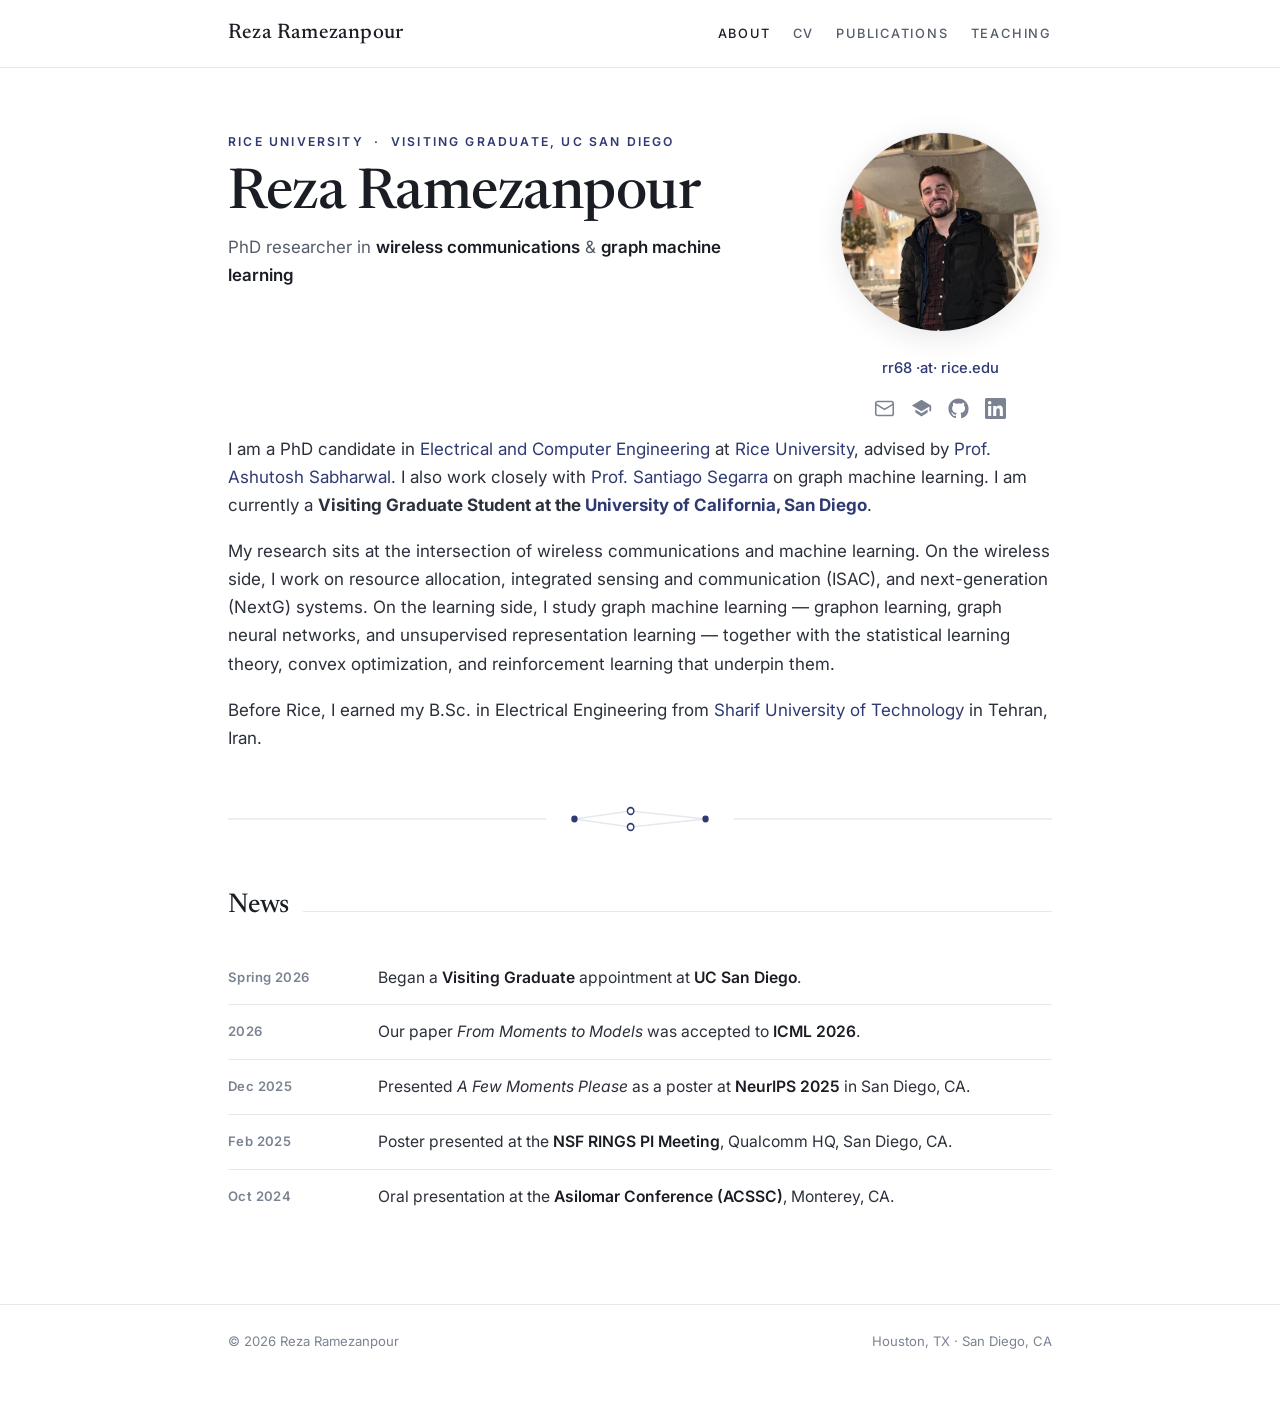
<file: index.html>
<!DOCTYPE html>
<html lang="en">
<head>
  <meta charset="UTF-8" />
  <meta name="viewport" content="width=device-width, initial-scale=1" />
  <title>Reza Ramezanpour</title>
  <meta name="description" content="Reza Ramezanpour — PhD researcher in wireless communications and graph machine learning at Rice University." />
  <meta name="author" content="Reza Ramezanpour" />
  <link rel="preconnect" href="https://fonts.googleapis.com" />
  <link rel="preconnect" href="https://fonts.gstatic.com" crossorigin />
  <link href="https://fonts.googleapis.com/css2?family=Newsreader:ital,opsz,wght@0,6..72,400;0,6..72,500;0,6..72,600;1,6..72,400&family=Inter:wght@400;500;600&display=swap" rel="stylesheet" />
  <link rel="stylesheet" href="css/style.css" />
</head>
<body>

  <!-- ===== Navigation ===== -->
  <nav class="nav">
    <div class="nav-inner">
      <a class="nav-name" href="index.html">Reza Ramezanpour</a>
      <div class="nav-links">
        <a href="index.html" class="active">About</a>
        <a href="assets/pdf/cv.pdf" target="_blank" rel="noopener">CV</a>
        <a href="publications.html">Publications</a>
        <a href="teaching.html">Teaching</a>
      </div>
    </div>
  </nav>

  <main class="wrap">

    <!-- ===== Hero ===== -->
    <header class="hero">
      <div class="hero-text">
        <p class="eyebrow">Rice University &nbsp;·&nbsp; Visiting Graduate, UC San Diego</p>
        <h1 class="name">Reza Ramezanpour</h1>
        <p class="role">PhD researcher in <strong>wireless communications</strong> &amp; <strong>graph machine learning</strong></p>
      </div>

      <aside class="hero-aside">
        <img class="portrait" src="assets/img/myphoto.jpg" alt="Reza Ramezanpour" />
        <p class="contact-line"><a href="mailto:rr68@rice.edu">rr68 <span aria-hidden="true">·at·</span> rice.edu</a></p>
        <div class="socials">
          <a href="mailto:rr68@rice.edu" title="Email" aria-label="Email">
            <svg viewBox="0 0 24 24" fill="none" stroke="currentColor" stroke-width="1.8" stroke-linecap="round" stroke-linejoin="round"><rect x="2" y="4" width="20" height="16" rx="2"/><path d="m22 7-10 6L2 7"/></svg>
          </a>
          <a href="https://scholar.google.com/citations?user=Gi1SCaUAAAAJ" target="_blank" rel="noopener" title="Google Scholar" aria-label="Google Scholar">
            <svg viewBox="0 0 24 24" fill="currentColor"><path d="M12 2 1 8.5 12 15l9-5.32V15h2V8.5L12 2zM5 13.18v3.5L12 21l7-4.32v-3.5L12 17.5 5 13.18z"/></svg>
          </a>
          <a href="https://github.com/rezaneo7" target="_blank" rel="noopener" title="GitHub" aria-label="GitHub">
            <svg viewBox="0 0 24 24" fill="currentColor"><path d="M12 .5C5.73.5.5 5.74.5 12.02c0 5.1 3.29 9.41 7.86 10.94.58.1.79-.25.79-.56v-2c-3.2.7-3.88-1.37-3.88-1.37-.53-1.34-1.3-1.7-1.3-1.7-1.06-.72.08-.71.08-.71 1.17.08 1.78 1.2 1.78 1.2 1.04 1.78 2.74 1.27 3.41.97.1-.76.41-1.27.74-1.56-2.56-.29-5.25-1.28-5.25-5.69 0-1.26.45-2.29 1.19-3.1-.12-.29-.52-1.46.11-3.05 0 0 .97-.31 3.18 1.18a11.1 11.1 0 0 1 2.9-.39c.98 0 1.97.13 2.9.39 2.2-1.49 3.17-1.18 3.17-1.18.63 1.59.24 2.76.12 3.05.74.81 1.18 1.84 1.18 3.1 0 4.42-2.69 5.39-5.26 5.68.42.36.8 1.08.8 2.18v3.23c0 .31.21.67.8.56A11.53 11.53 0 0 0 23.5 12.02C23.5 5.74 18.27.5 12 .5z"/></svg>
          </a>
          <a href="https://www.linkedin.com/in/rezaram/" target="_blank" rel="noopener" title="LinkedIn" aria-label="LinkedIn">
            <svg viewBox="0 0 24 24" fill="currentColor"><path d="M20.45 20.45h-3.56v-5.57c0-1.33-.02-3.04-1.85-3.04-1.85 0-2.14 1.45-2.14 2.94v5.67H9.34V9h3.42v1.56h.05c.48-.9 1.64-1.85 3.37-1.85 3.6 0 4.27 2.37 4.27 5.46v6.28zM5.34 7.43a2.07 2.07 0 1 1 0-4.14 2.07 2.07 0 0 1 0 4.14zM7.12 20.45H3.55V9h3.57v11.45zM22.22 0H1.77C.79 0 0 .77 0 1.72v20.55C0 23.23.79 24 1.77 24h20.45c.98 0 1.78-.77 1.78-1.73V1.72C24 .77 23.2 0 22.22 0z"/></svg>
          </a>
        </div>
      </aside>
    </header>

    <!-- ===== Bio ===== -->
    <section class="prose">
      <p>I am a PhD candidate in <a href="https://eceweb.rice.edu/" target="_blank" rel="noopener">Electrical and Computer Engineering</a> at <a href="https://www.rice.edu/" target="_blank" rel="noopener">Rice University</a>, advised by <a href="https://profiles.rice.edu/faculty/ashutosh-sabharwal" target="_blank" rel="noopener">Prof. Ashutosh Sabharwal</a>. I also work closely with <a href="https://segarra.rice.edu/" target="_blank" rel="noopener">Prof. Santiago Segarra</a> on graph machine learning. I am currently a <strong>Visiting Graduate Student at the <a href="https://ucsd.edu/" target="_blank" rel="noopener">University of California, San Diego</a></strong>.</p>

      <p>My research sits at the intersection of wireless communications and machine learning. On the wireless side, I work on resource allocation, integrated sensing and communication (ISAC), and next-generation (NextG) systems. On the learning side, I study graph machine learning — graphon learning, graph neural networks, and unsupervised representation learning — together with the statistical learning theory, convex optimization, and reinforcement learning that underpin them.</p>

      <p>Before Rice, I earned my B.Sc. in Electrical Engineering from <a href="https://en.sharif.edu/" target="_blank" rel="noopener">Sharif University of Technology</a> in Tehran, Iran.</p>
    </section>

    <!-- ===== Signature: graph-motif divider ===== -->
    <div class="divider" aria-hidden="true">
      <svg viewBox="0 0 880 26" preserveAspectRatio="none">
        <line class="edge" x1="0" y1="13" x2="340" y2="13"/>
        <line class="edge" x1="370" y1="13" x2="430" y2="5"/>
        <line class="edge" x1="370" y1="13" x2="430" y2="21"/>
        <line class="edge" x1="430" y1="5"  x2="510" y2="13"/>
        <line class="edge" x1="430" y1="21" x2="510" y2="13"/>
        <line class="edge" x1="540" y1="13" x2="880" y2="13"/>
        <circle class="node-fill" cx="370" cy="13" r="3.4"/>
        <circle class="node" cx="430" cy="5"  r="3.4"/>
        <circle class="node" cx="430" cy="21" r="3.4"/>
        <circle class="node-fill" cx="510" cy="13" r="3.4"/>
      </svg>
    </div>

    <!-- ===== News ===== -->
    <section class="section">
      <div class="section-head">
        <h2 class="section-title">News</h2>
        <span class="section-rule"></span>
      </div>
      <ul class="news">
        <li>
          <span class="date">Spring 2026</span>
          <span class="what">Began a <strong>Visiting Graduate</strong> appointment at <strong>UC San Diego</strong>.</span>
        </li>
        <li>
          <span class="date">2026</span>
          <span class="what">Our paper <em>From Moments to Models</em> was accepted to <strong>ICML 2026</strong>.</span>
        </li>
        <li>
          <span class="date">Dec 2025</span>
          <span class="what">Presented <em>A Few Moments Please</em> as a poster at <strong>NeurIPS 2025</strong> in San Diego, CA.</span>
        </li>
        <li>
          <span class="date">Feb 2025</span>
          <span class="what">Poster presented at the <strong>NSF RINGS PI Meeting</strong>, Qualcomm HQ, San Diego, CA.</span>
        </li>
        <li>
          <span class="date">Oct 2024</span>
          <span class="what">Oral presentation at the <strong>Asilomar Conference (ACSSC)</strong>, Monterey, CA.</span>
        </li>
      </ul>
    </section>

  </main>

  <!-- ===== Footer ===== -->
  <footer class="footer">
    <div class="wrap">
      <span>© <span id="yr"></span> Reza Ramezanpour</span>
      <span>Houston, TX · San Diego, CA</span>
    </div>
  </footer>

  <script>document.getElementById('yr').textContent = new Date().getFullYear();</script>
</body>
</html>
</file>
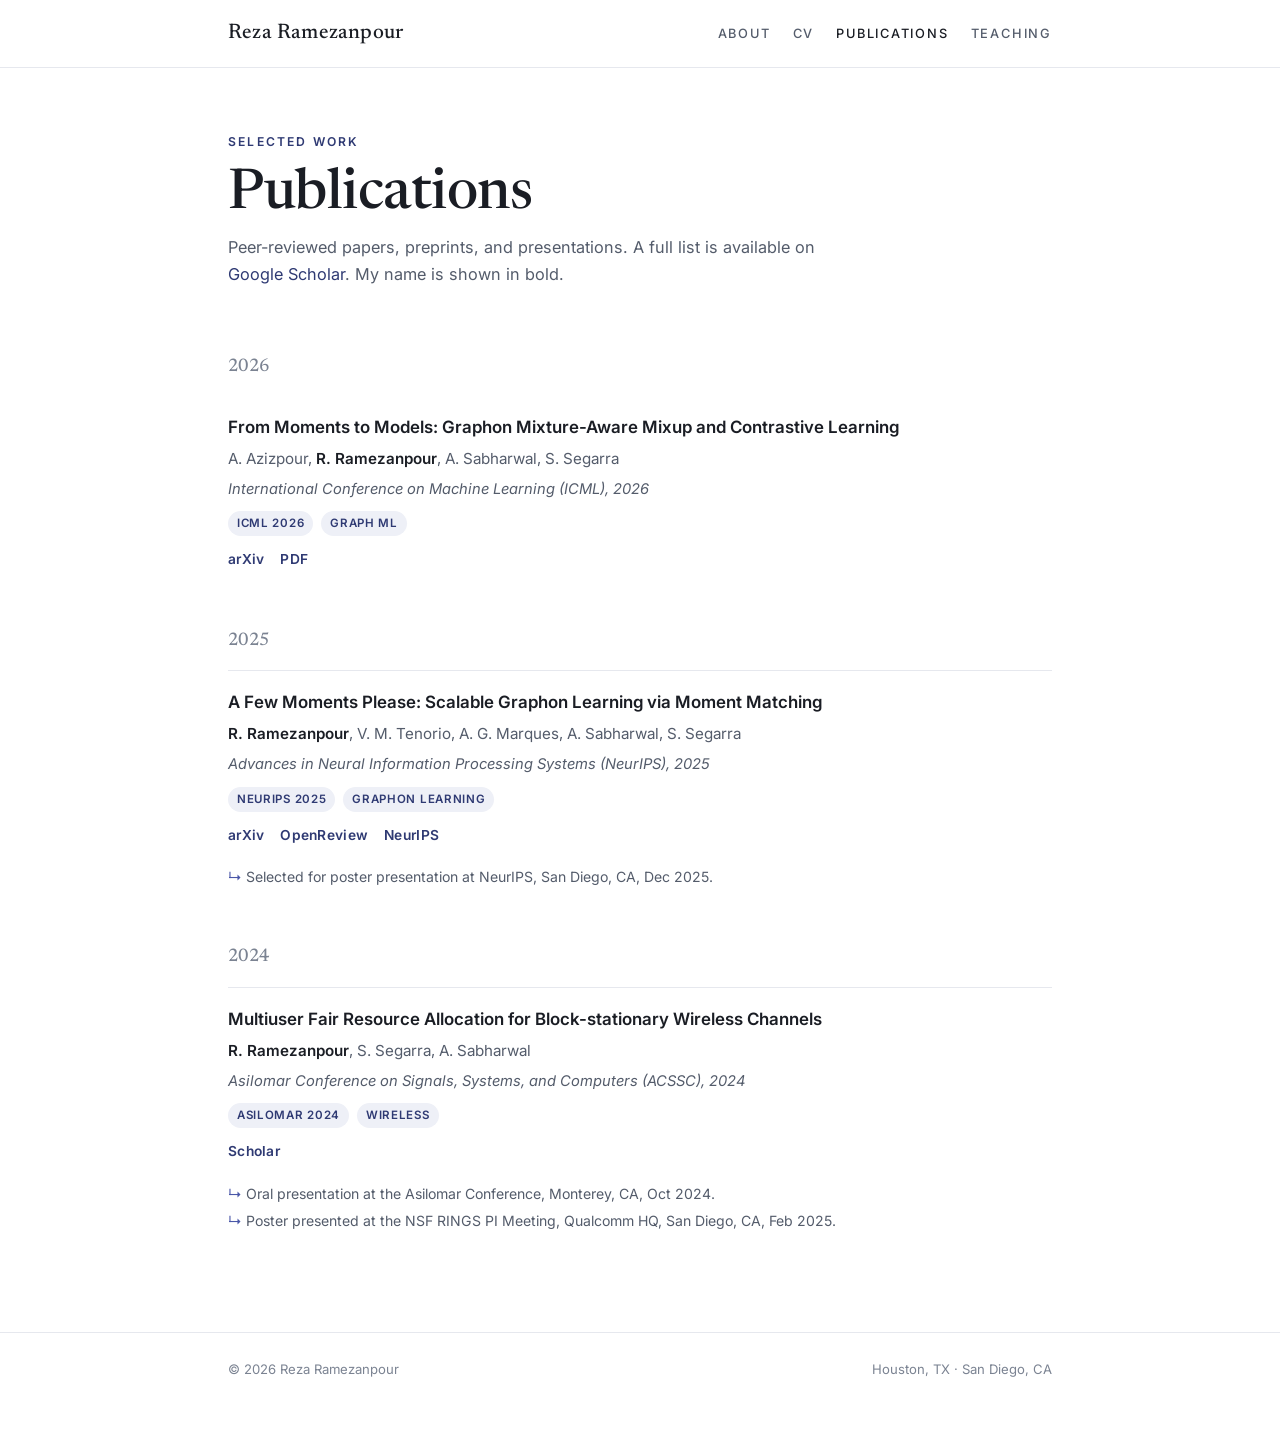
<file: publications.html>
<!DOCTYPE html>
<html lang="en">
<head>
  <meta charset="UTF-8" />
  <meta name="viewport" content="width=device-width, initial-scale=1" />
  <title>Publications · Reza Ramezanpour</title>
  <meta name="description" content="Publications and presentations by Reza Ramezanpour." />
  <link rel="preconnect" href="https://fonts.googleapis.com" />
  <link rel="preconnect" href="https://fonts.gstatic.com" crossorigin />
  <link href="https://fonts.googleapis.com/css2?family=Newsreader:ital,opsz,wght@0,6..72,400;0,6..72,500;0,6..72,600;1,6..72,400&family=Inter:wght@400;500;600&display=swap" rel="stylesheet" />
  <link rel="stylesheet" href="css/style.css" />
</head>
<body>

  <nav class="nav">
    <div class="nav-inner">
      <a class="nav-name" href="index.html">Reza Ramezanpour</a>
      <div class="nav-links">
        <a href="index.html">About</a>
        <a href="assets/pdf/cv.pdf" target="_blank" rel="noopener">CV</a>
        <a href="publications.html" class="active">Publications</a>
        <a href="teaching.html">Teaching</a>
      </div>
    </div>
  </nav>

  <main class="wrap">
    <header class="hero" style="padding-bottom:0;">
      <div class="hero-text">
        <p class="eyebrow">Selected work</p>
        <h1 class="name">Publications</h1>
        <p class="lead">Peer-reviewed papers, preprints, and presentations. A full list is available on
          <a href="https://scholar.google.com/citations?user=Gi1SCaUAAAAJ" target="_blank" rel="noopener">Google Scholar</a>.
          My name is shown in bold.</p>
      </div>
    </header>

    <section class="section" style="padding-top:0;">

      <p class="pub-year">2026</p>

      <article class="pub">
        <div class="pub-title">From Moments to Models: Graphon Mixture-Aware Mixup and Contrastive Learning</div>
        <div class="pub-authors">A. Azizpour, <span class="me">R. Ramezanpour</span>, A. Sabharwal, S. Segarra</div>
        <div class="pub-venue">International Conference on Machine Learning (ICML), 2026</div>
        <div class="tags"><span class="tag">ICML 2026</span><span class="tag">Graph ML</span></div>
        <div class="pub-links">
          <a href="https://arxiv.org/abs/2510.03690" target="_blank" rel="noopener">arXiv</a>
          <a href="https://arxiv.org/pdf/2510.03690" target="_blank" rel="noopener">PDF</a>
        </div>
      </article>

      <p class="pub-year">2025</p>

      <article class="pub">
        <div class="pub-title">A Few Moments Please: Scalable Graphon Learning via Moment Matching</div>
        <div class="pub-authors"><span class="me">R. Ramezanpour</span>, V. M. Tenorio, A. G. Marques, A. Sabharwal, S. Segarra</div>
        <div class="pub-venue">Advances in Neural Information Processing Systems (NeurIPS), 2025</div>
        <div class="tags"><span class="tag">NeurIPS 2025</span><span class="tag">Graphon Learning</span></div>
        <div class="pub-links">
          <a href="https://arxiv.org/abs/2506.04206" target="_blank" rel="noopener">arXiv</a>
          <a href="https://openreview.net/forum?id=STKDn1LBam" target="_blank" rel="noopener">OpenReview</a>
          <a href="https://neurips.cc/virtual/2025/poster/117937" target="_blank" rel="noopener">NeurIPS</a>
        </div>
        <ul class="pub-notes">
          <li>Selected for poster presentation at NeurIPS, San Diego, CA, Dec 2025.</li>
        </ul>
      </article>

      <p class="pub-year">2024</p>

      <article class="pub">
        <div class="pub-title">Multiuser Fair Resource Allocation for Block-stationary Wireless Channels</div>
        <div class="pub-authors"><span class="me">R. Ramezanpour</span>, S. Segarra, A. Sabharwal</div>
        <div class="pub-venue">Asilomar Conference on Signals, Systems, and Computers (ACSSC), 2024</div>
        <div class="tags"><span class="tag">Asilomar 2024</span><span class="tag">Wireless</span></div>
        <div class="pub-links">
          <a href="https://scholar.google.com/citations?user=Gi1SCaUAAAAJ" target="_blank" rel="noopener">Scholar</a>
        </div>
        <ul class="pub-notes">
          <li>Oral presentation at the Asilomar Conference, Monterey, CA, Oct 2024.</li>
          <li>Poster presented at the NSF RINGS PI Meeting, Qualcomm HQ, San Diego, CA, Feb 2025.</li>
        </ul>
      </article>

    </section>
  </main>

  <footer class="footer">
    <div class="wrap">
      <span>© <span id="yr"></span> Reza Ramezanpour</span>
      <span>Houston, TX · San Diego, CA</span>
    </div>
  </footer>

  <script>document.getElementById('yr').textContent = new Date().getFullYear();</script>
</body>
</html>
</file>
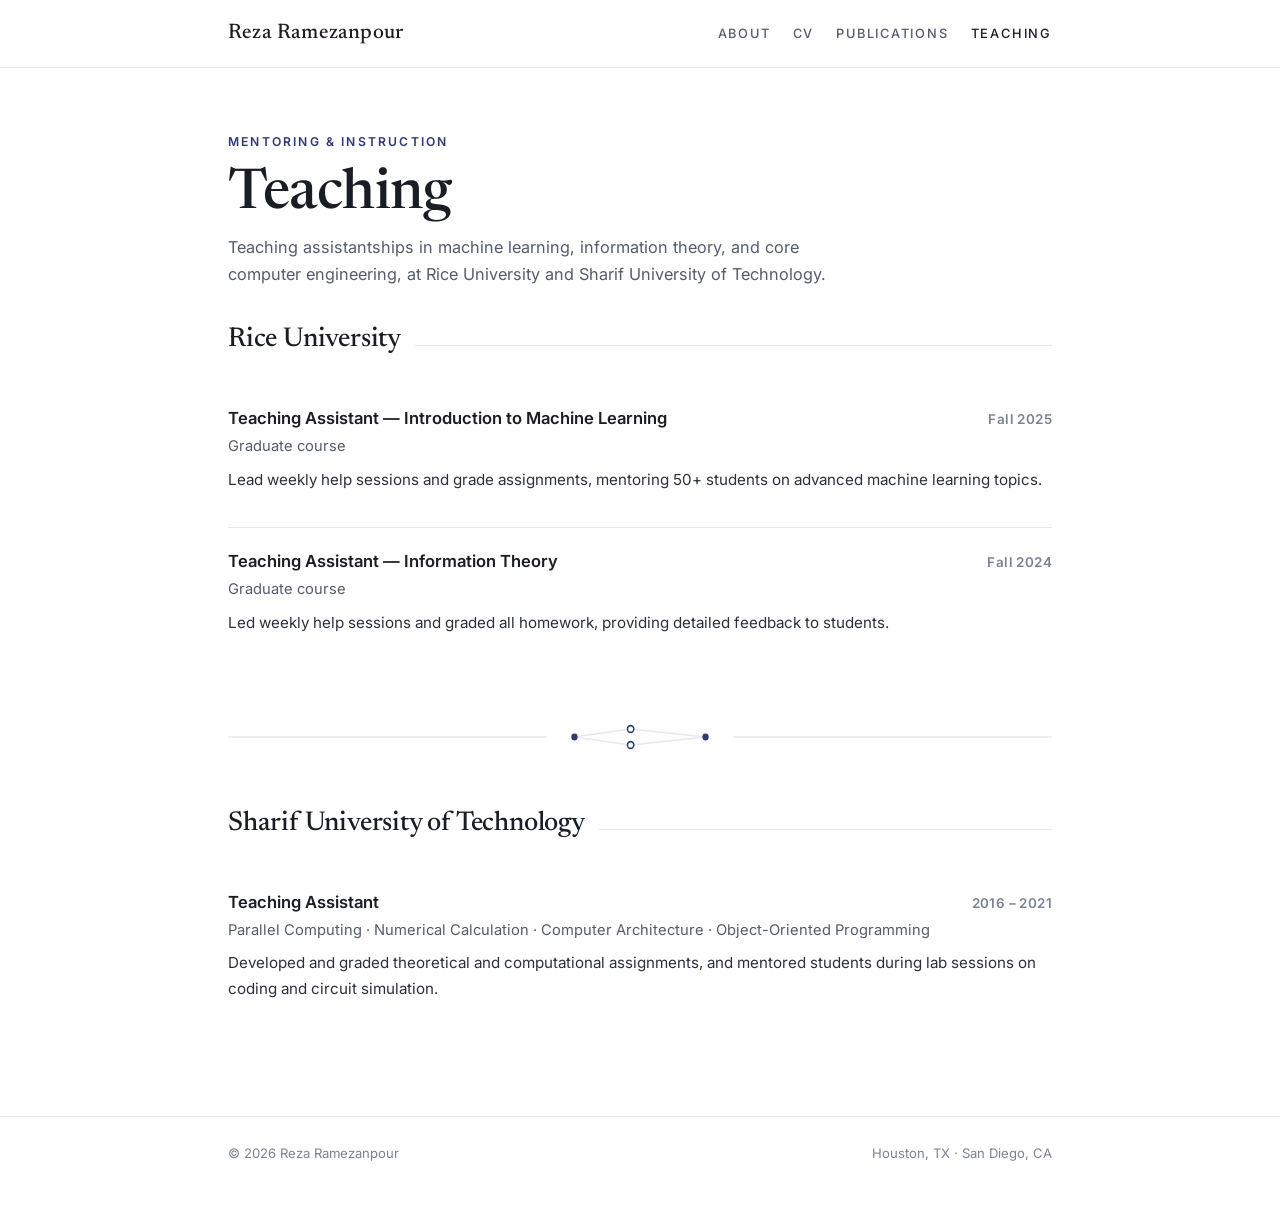
<file: teaching.html>
<!DOCTYPE html>
<html lang="en">
<head>
  <meta charset="UTF-8" />
  <meta name="viewport" content="width=device-width, initial-scale=1" />
  <title>Teaching · Reza Ramezanpour</title>
  <meta name="description" content="Teaching experience of Reza Ramezanpour at Rice University and Sharif University of Technology." />
  <link rel="preconnect" href="https://fonts.googleapis.com" />
  <link rel="preconnect" href="https://fonts.gstatic.com" crossorigin />
  <link href="https://fonts.googleapis.com/css2?family=Newsreader:ital,opsz,wght@0,6..72,400;0,6..72,500;0,6..72,600;1,6..72,400&family=Inter:wght@400;500;600&display=swap" rel="stylesheet" />
  <link rel="stylesheet" href="css/style.css" />
</head>
<body>

  <nav class="nav">
    <div class="nav-inner">
      <a class="nav-name" href="index.html">Reza Ramezanpour</a>
      <div class="nav-links">
        <a href="index.html">About</a>
        <a href="assets/pdf/cv.pdf" target="_blank" rel="noopener">CV</a>
        <a href="publications.html">Publications</a>
        <a href="teaching.html" class="active">Teaching</a>
      </div>
    </div>
  </nav>

  <main class="wrap">
    <header class="hero" style="padding-bottom:0;">
      <div class="hero-text">
        <p class="eyebrow">Mentoring &amp; instruction</p>
        <h1 class="name">Teaching</h1>
        <p class="lead">Teaching assistantships in machine learning, information theory, and core computer engineering, at Rice University and Sharif University of Technology.</p>
      </div>
    </header>

    <section class="section" style="padding-top:0;">
      <div class="section-head">
        <h2 class="section-title">Rice University</h2>
        <span class="section-rule"></span>
      </div>

      <article class="entry">
        <div class="entry-top">
          <span class="entry-title">Teaching Assistant — Introduction to Machine Learning</span>
          <span class="entry-when">Fall 2025</span>
        </div>
        <div class="entry-where">Graduate course</div>
        <p class="entry-desc">Lead weekly help sessions and grade assignments, mentoring 50+ students on advanced machine learning topics.</p>
      </article>

      <article class="entry">
        <div class="entry-top">
          <span class="entry-title">Teaching Assistant — Information Theory</span>
          <span class="entry-when">Fall 2024</span>
        </div>
        <div class="entry-where">Graduate course</div>
        <p class="entry-desc">Led weekly help sessions and graded all homework, providing detailed feedback to students.</p>
      </article>
    </section>

    <div class="divider" aria-hidden="true">
      <svg viewBox="0 0 880 26" preserveAspectRatio="none">
        <line class="edge" x1="0" y1="13" x2="340" y2="13"/>
        <line class="edge" x1="370" y1="13" x2="430" y2="5"/>
        <line class="edge" x1="370" y1="13" x2="430" y2="21"/>
        <line class="edge" x1="430" y1="5"  x2="510" y2="13"/>
        <line class="edge" x1="430" y1="21" x2="510" y2="13"/>
        <line class="edge" x1="540" y1="13" x2="880" y2="13"/>
        <circle class="node-fill" cx="370" cy="13" r="3.4"/>
        <circle class="node" cx="430" cy="5"  r="3.4"/>
        <circle class="node" cx="430" cy="21" r="3.4"/>
        <circle class="node-fill" cx="510" cy="13" r="3.4"/>
      </svg>
    </div>

    <section class="section">
      <div class="section-head">
        <h2 class="section-title">Sharif University of Technology</h2>
        <span class="section-rule"></span>
      </div>

      <article class="entry">
        <div class="entry-top">
          <span class="entry-title">Teaching Assistant</span>
          <span class="entry-when">2016 – 2021</span>
        </div>
        <div class="entry-where">Parallel Computing · Numerical Calculation · Computer Architecture · Object-Oriented Programming</div>
        <p class="entry-desc">Developed and graded theoretical and computational assignments, and mentored students during lab sessions on coding and circuit simulation.</p>
      </article>
    </section>
  </main>

  <footer class="footer">
    <div class="wrap">
      <span>© <span id="yr"></span> Reza Ramezanpour</span>
      <span>Houston, TX · San Diego, CA</span>
    </div>
  </footer>

  <script>document.getElementById('yr').textContent = new Date().getFullYear();</script>
</body>
</html>
</file>
<file: css/style.css>
/* ============================================================
   Reza Ramezanpour — personal site
   Palette  : paper white / cool ink / slate / indigo accent
   Type     : Newsreader (display serif) + Inter (body/UI)
   ============================================================ */

:root {
  --paper:      #ffffff;
  --paper-soft: #fafbfc;
  --ink:        #1a1d24;
  --slate:      #545c6b;
  --slate-soft: #7b8392;
  --hair:       #e6e8ee;
  --accent:     #2f3a73;
  --accent-2:   #4a57a8;
  --accent-wash:#eef0f7;

  --maxw: 880px;
  --serif: "Newsreader", Georgia, "Times New Roman", serif;
  --sans:  "Inter", -apple-system, BlinkMacSystemFont, "Segoe UI", Roboto, sans-serif;
}

* { box-sizing: border-box; }

html { scroll-behavior: smooth; }

body {
  margin: 0;
  background: var(--paper);
  color: var(--ink);
  font-family: var(--sans);
  font-size: 17px;
  line-height: 1.65;
  -webkit-font-smoothing: antialiased;
  text-rendering: optimizeLegibility;
}

a {
  color: var(--accent);
  text-decoration: none;
  border-bottom: 1px solid transparent;
  transition: color .15s ease, border-color .15s ease;
}
a:hover { color: var(--accent-2); border-bottom-color: var(--accent-2); }

.wrap { max-width: var(--maxw); margin: 0 auto; padding: 0 28px; }

/* ---------------- Navigation ---------------- */
.nav {
  position: sticky; top: 0; z-index: 50;
  background: rgba(255,255,255,.86);
  backdrop-filter: saturate(180%) blur(10px);
  border-bottom: 1px solid var(--hair);
}
.nav-inner {
  max-width: var(--maxw); margin: 0 auto; padding: 16px 28px;
  display: flex; align-items: baseline; justify-content: space-between; gap: 18px;
}
.nav-name {
  font-family: var(--serif);
  font-size: 1.32rem; font-weight: 500; letter-spacing: .2px;
  color: var(--ink); border: 0; white-space: nowrap;
}
.nav-name:hover { color: var(--ink); }
.nav-links { display: flex; gap: 22px; flex-wrap: wrap; align-items: baseline; }
.nav-links a {
  color: var(--slate); border: 0;
  font-size: .8rem; font-weight: 500;
  letter-spacing: .14em; text-transform: uppercase;
}
.nav-links a:hover { color: var(--accent); }
.nav-links a.active { color: var(--ink); }

/* ---------------- Hero / header block ---------------- */
.hero { display: flex; gap: 48px; align-items: flex-start; padding: 64px 0 8px; }
.hero-text { flex: 1 1 auto; }
.hero-aside { flex: 0 0 224px; text-align: center; }

.eyebrow {
  font-size: .76rem; letter-spacing: .18em; text-transform: uppercase;
  color: var(--accent); font-weight: 600; margin: 0 0 14px;
}
h1.name {
  font-family: var(--serif);
  font-size: clamp(2.6rem, 6vw, 3.5rem);
  font-weight: 500; line-height: 1.04; letter-spacing: -.5px;
  margin: 0 0 10px;
}
.role { font-size: 1.06rem; color: var(--slate); margin: 0 0 26px; }
.role strong { color: var(--ink); font-weight: 600; }

.portrait {
  width: 200px; height: 200px; border-radius: 50%;
  object-fit: cover; border: 1px solid var(--hair);
  box-shadow: 0 6px 28px rgba(26,29,36,.10);
}
.contact-line { margin-top: 16px; font-size: .92rem; color: var(--slate); }
.contact-line a { font-weight: 500; }

/* social icons */
.socials { display: flex; gap: 16px; justify-content: center; margin-top: 18px; }
.socials a { color: var(--slate-soft); border: 0; line-height: 0; }
.socials a:hover { color: var(--accent); transform: translateY(-1px); }
.socials svg { width: 21px; height: 21px; display: block; }

/* ---------------- Body prose ---------------- */
.prose { padding: 8px 0 8px; }
.prose p { margin: 0 0 18px; color: #2b303b; }
.prose p:last-child { margin-bottom: 0; }

/* ---------------- Graph divider (signature) ---------------- */
.divider { margin: 46px 0; color: var(--hair); }
.divider svg { width: 100%; height: 26px; display: block; }
.divider .edge { stroke: var(--hair); stroke-width: 1.4; }
.divider .node { fill: var(--paper); stroke: var(--accent); stroke-width: 1.6; }
.divider .node-fill { fill: var(--accent); }

/* ---------------- Section heading ---------------- */
.section { padding: 6px 0 8px; }
.section-head {
  display: flex; align-items: baseline; gap: 14px; margin: 0 0 22px;
}
h2.section-title {
  font-family: var(--serif); font-weight: 500;
  font-size: 1.7rem; letter-spacing: -.2px; margin: 0; color: var(--ink);
}
.section-rule { flex: 1 1 auto; height: 1px; background: var(--hair); }

/* ---------------- News list ---------------- */
.news { list-style: none; margin: 0; padding: 0; }
.news li {
  display: grid; grid-template-columns: 132px 1fr; gap: 18px;
  padding: 14px 0; border-bottom: 1px solid var(--hair);
}
.news li:last-child { border-bottom: 0; }
.news .date {
  font-size: .82rem; font-weight: 600; color: var(--slate-soft);
  letter-spacing: .03em; padding-top: 2px;
}
.news .what { color: #2b303b; font-size: .98rem; }
.news .what strong { color: var(--ink); font-weight: 600; }

/* ---------------- Publications ---------------- */
.pub-year {
  font-family: var(--serif); font-size: 1.15rem; color: var(--slate-soft);
  font-weight: 500; margin: 34px 0 14px; letter-spacing: .02em;
}
.pub {
  display: grid; grid-template-columns: 1fr; gap: 6px;
  padding: 20px 0; border-top: 1px solid var(--hair);
}
.pub:first-of-type { border-top: 0; }
.pub-title { font-weight: 600; font-size: 1.06rem; color: var(--ink); line-height: 1.4; }
.pub-authors { font-size: .95rem; color: var(--slate); }
.pub-authors .me { color: var(--ink); font-weight: 600; }
.pub-venue { font-size: .92rem; color: var(--slate); font-style: italic; }
.tags { display: flex; gap: 8px; flex-wrap: wrap; margin-top: 4px; }
.tag {
  font-size: .72rem; font-weight: 600; letter-spacing: .06em; text-transform: uppercase;
  color: var(--accent); background: var(--accent-wash);
  padding: 3px 9px; border-radius: 100px;
}
.pub-links { margin-top: 6px; font-size: .86rem; display: flex; gap: 16px; flex-wrap: wrap; }
.pub-links a { font-weight: 600; letter-spacing: .02em; }
.pub-notes { margin: 8px 0 0; padding: 0; list-style: none; }
.pub-notes li {
  font-size: .88rem; color: var(--slate); padding-left: 18px; position: relative; margin-top: 4px;
}
.pub-notes li::before {
  content: "↳"; position: absolute; left: 0; color: var(--accent-2);
}

/* ---------------- Teaching / generic blocks ---------------- */
.entry {
  padding: 20px 0; border-top: 1px solid var(--hair);
}
.entry:first-of-type { border-top: 0; }
.entry-top { display: flex; justify-content: space-between; gap: 16px; align-items: baseline; flex-wrap: wrap; }
.entry-title { font-weight: 600; font-size: 1.04rem; color: var(--ink); }
.entry-when { font-size: .84rem; color: var(--slate-soft); font-weight: 600; letter-spacing: .03em; white-space: nowrap; }
.entry-where { font-size: .92rem; color: var(--slate); margin-top: 2px; }
.entry-desc { font-size: .95rem; color: #2b303b; margin-top: 8px; }

.lead { font-size: 1.02rem; color: var(--slate); margin: 0 0 30px; max-width: 60ch; }

/* ---------------- Footer ---------------- */
.footer {
  margin-top: 72px; border-top: 1px solid var(--hair);
  padding: 26px 0 48px; color: var(--slate-soft); font-size: .82rem;
}
.footer .wrap { display: flex; justify-content: space-between; gap: 16px; flex-wrap: wrap; }
.footer a { color: var(--slate); border: 0; }
.footer a:hover { color: var(--accent); }

/* ---------------- Responsive ---------------- */
@media (max-width: 720px) {
  body { font-size: 16px; }
  .hero { flex-direction: column-reverse; gap: 28px; padding-top: 40px; align-items: center; text-align: center; }
  .hero-aside { flex-basis: auto; }
  .eyebrow, .role { text-align: center; }
  .nav-inner { flex-direction: column; align-items: center; gap: 12px; }
  .nav-links { justify-content: center; gap: 16px; }
  .news li { grid-template-columns: 1fr; gap: 4px; }
  .news .date { padding-top: 0; }
  .entry-top { gap: 4px; }
}

@media (prefers-reduced-motion: reduce) {
  * { transition: none !important; scroll-behavior: auto !important; }
}
</file>
